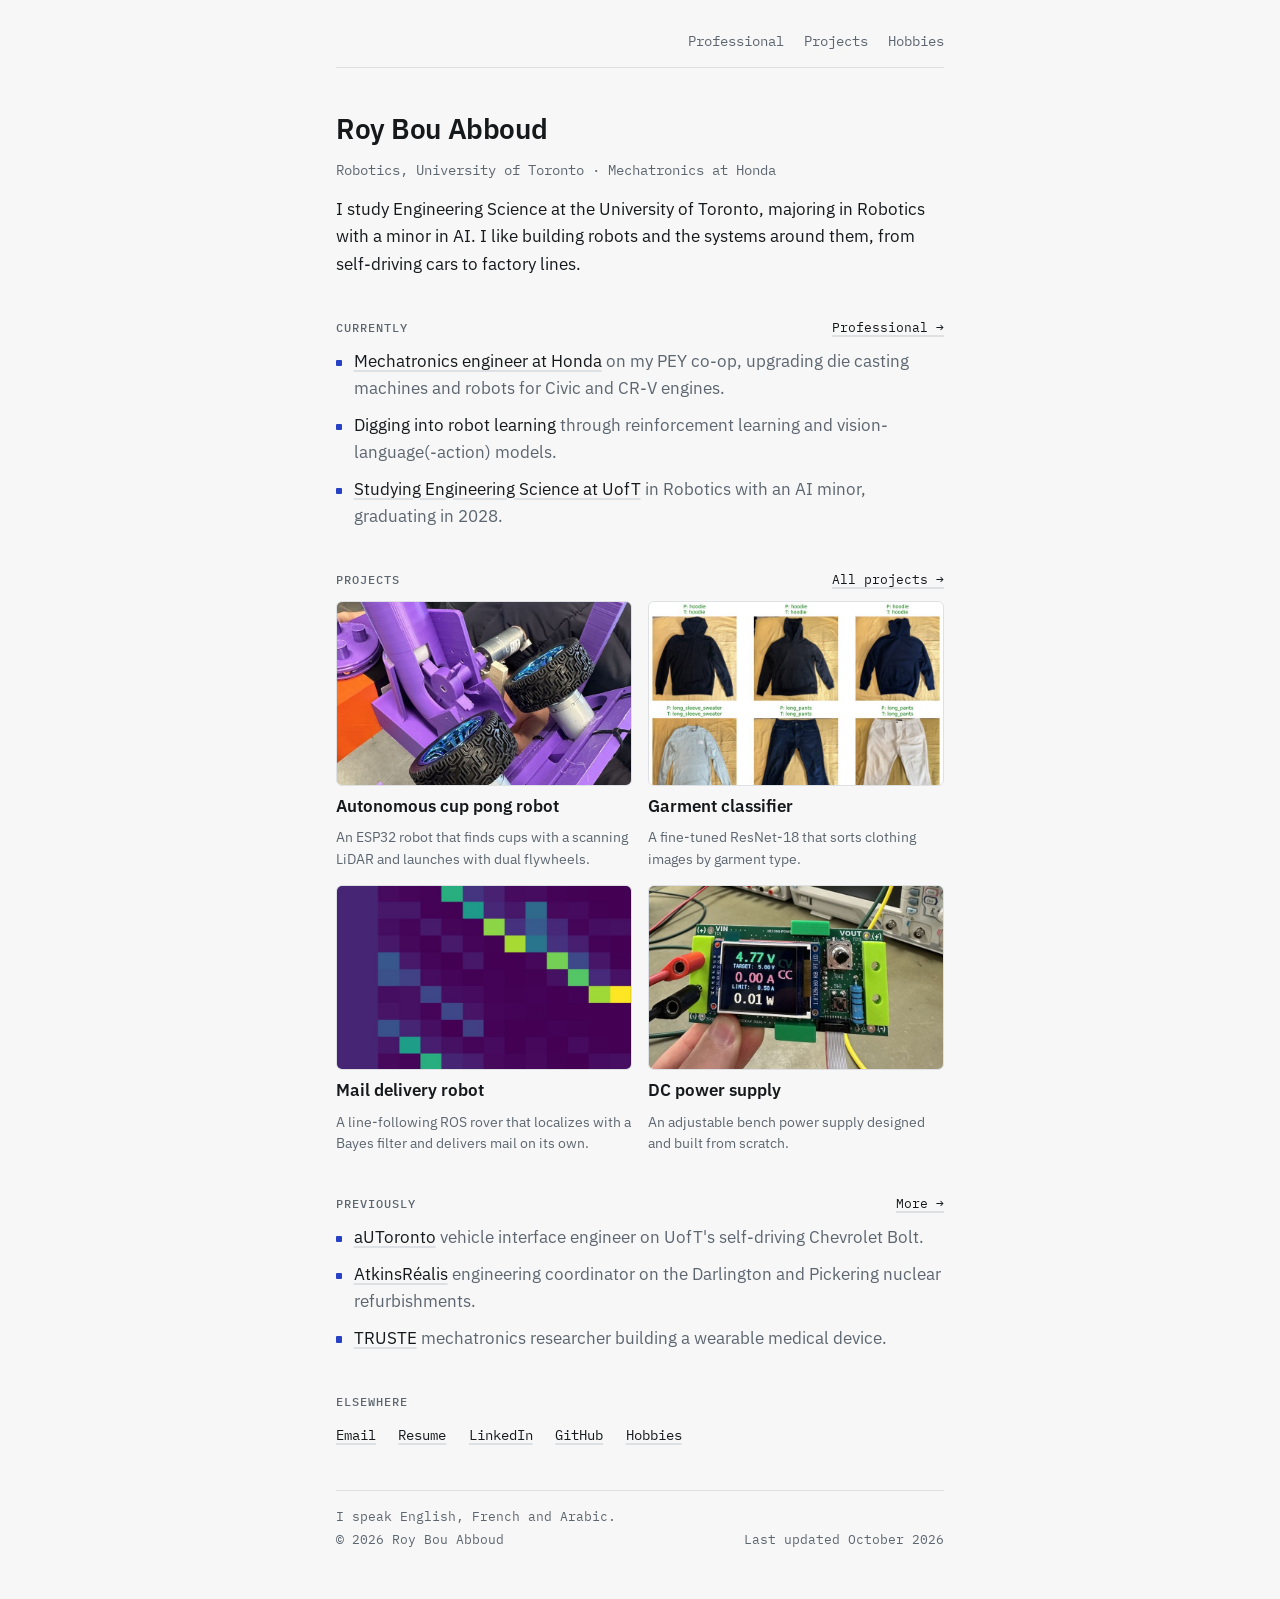
<file: index.html>
<!doctype html>
<html lang="en">
<head>
<meta charset="utf-8">
<meta name="viewport" content="width=device-width, initial-scale=1, viewport-fit=cover">
<title>Roy Bou Abboud</title>
<meta name="claude:viewport-fit-sides" content="cover">
<meta name="description" content="Roy Bou Abboud. Robotics engineering student at the University of Toronto, currently a mechatronics engineer at Honda.">
<meta property="og:title" content="Roy Bou Abboud">
<meta property="og:description" content="Roy Bou Abboud. Robotics engineering student at the University of Toronto, currently a mechatronics engineer at Honda.">
<meta property="og:url" content="https://roybouabboud.com/">
<meta property="og:type" content="website">
<meta property="og:image" content="https://roybouabboud.com/media/share.jpg">
<meta property="og:image:width" content="1200">
<meta property="og:image:height" content="627">
<meta name="twitter:card" content="summary_large_image">
<link rel="icon" type="image/png" href="favicon.png?v=2">
<link rel="apple-touch-icon" href="apple-touch-icon.png">
<link rel="preconnect" href="https://fonts.googleapis.com">
<link rel="preconnect" href="https://fonts.gstatic.com" crossorigin>
<link rel="stylesheet" href="https://fonts.googleapis.com/css2?family=IBM+Plex+Mono:wght@400;500&family=IBM+Plex+Sans:wght@400;500;600&display=swap">
<link rel="stylesheet" href="style.css?v=10">
</head>
<body>
<main>
  <nav class="nav" aria-label="Site">
    <a href="/professional">Professional</a>
    <a href="/projects">Projects</a>
    <a href="/hobbies">Hobbies</a>
  </nav>
  <header>
    <h1>Roy Bou Abboud</h1>
    <p class="lede">Robotics, University of Toronto · Mechatronics at Honda</p>
    <p>I study Engineering Science at the University of Toronto, majoring in Robotics with a minor in AI. I like building robots and the systems around them, from self-driving cars to factory lines.</p>
  </header>

  <section aria-labelledby="currently">
    <div class="section-head"><h2 id="currently">Currently</h2><a class="more" href="/professional">Professional →</a></div>
    <ul class="bullets">
      <li><a href="/professional#honda">Mechatronics engineer at Honda</a> <span class="sub">on my PEY co-op, upgrading die casting machines and robots for Civic and CR-V engines.</span></li>
      <li><span class="lead">Digging into robot learning</span> <span class="sub">through reinforcement learning and vision-language(-action) models.</span></li>
      <li><a href="/professional#education">Studying Engineering Science at UofT</a> <span class="sub">in Robotics with an AI minor, graduating in 2028.</span></li>
    </ul>
  </section>

  <section aria-labelledby="projects">
    <div class="section-head"><h2 id="projects">Projects</h2><a class="more" href="/projects">All projects →</a></div>
    <div class="cards">
      <a class="card" href="/projects#cup-pong">
        <div class="media"><img src="media/cup-pong-card.jpg" alt="The cup pong robot: purple 3D-printed frame with a launch tube and twin flywheels" loading="lazy"></div>
        <h3>Autonomous cup pong robot</h3>
        <p>An ESP32 robot that finds cups with a scanning LiDAR and launches with dual flywheels.</p>
      </a>
      <a class="card" href="/projects#garment-classifier">
        <div class="media"><img src="media/garment-card.jpg" alt="Clothing photos labelled by the classifier: hoodies, sweaters and pants" loading="lazy"></div>
        <h3>Garment classifier</h3>
        <p>A fine-tuned ResNet-18 that sorts clothing images by garment type.</p>
      </a>
      <a class="card" href="/projects#mail-robot">
        <div class="media"><img src="media/mail-robot-card.jpg" alt="Heatmap of the robot's location belief sharpening over time" loading="lazy"></div>
        <h3>Mail delivery robot</h3>
        <p>A line-following ROS rover that localizes with a Bayes filter and delivers mail on its own.</p>
      </a>
      <a class="card" href="/projects#power-supply">
        <div class="media"><img src="media/power-supply-card.jpg" alt="The power supply board on a lab bench, its screen reading 4.77 V" loading="lazy"></div>
        <h3>DC power supply</h3>
        <p>An adjustable bench power supply designed and built from scratch.</p>
      </a>
    </div>
  </section>

  <section aria-labelledby="previously">
    <div class="section-head"><h2 id="previously">Previously</h2><a class="more" href="/professional#previously">More →</a></div>
    <ul class="bullets">
      <li><a href="/professional#autoronto">aUToronto</a> <span class="sub">vehicle interface engineer on UofT's self-driving Chevrolet Bolt.</span></li>
      <li><a href="/professional#atkinsrealis">AtkinsRéalis</a> <span class="sub">engineering coordinator on the Darlington and Pickering nuclear refurbishments.</span></li>
      <li><a href="/professional#truste">TRUSTE</a> <span class="sub">mechatronics researcher building a wearable medical device.</span></li>
    </ul>
  </section>

  <section aria-labelledby="contact">
    <h2 id="contact">Elsewhere</h2>
    <div class="links">
      <a href="mailto:roy.bouabboud@gmail.com">Email</a>
      <a href="resume.pdf">Resume</a>
      <a href="https://www.linkedin.com/in/roybouabboud/">LinkedIn</a>
      <a href="https://github.com/roybouabboud">GitHub</a>
      <a href="/hobbies">Hobbies</a>
    </div>
  </section>
  <footer>
    <p>I speak English, French and Arabic.</p>
    <div class="foot-row"><span>© 2026 Roy Bou Abboud</span><span>Last updated October 2026</span></div>
  </footer>
</main>
<script src="lightbox.js?v=1" defer></script>
</body>
</html>
</file>
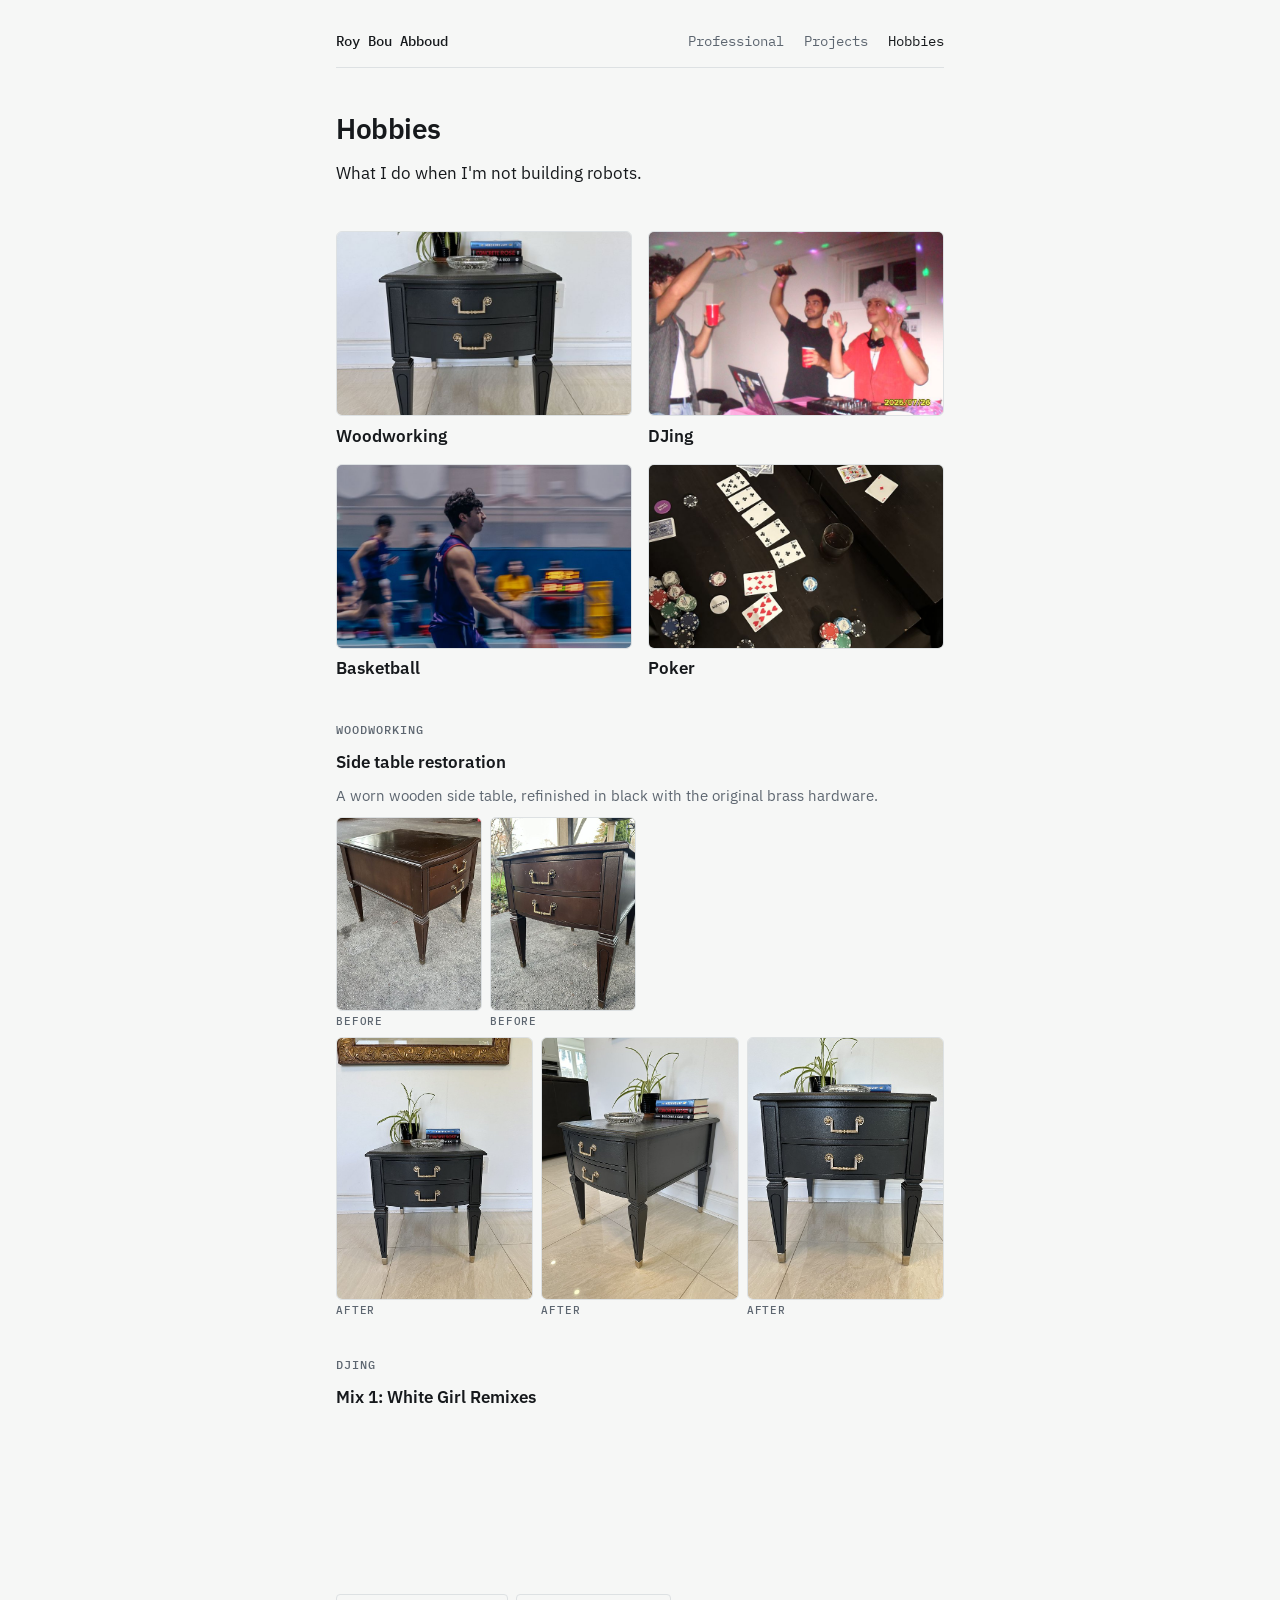
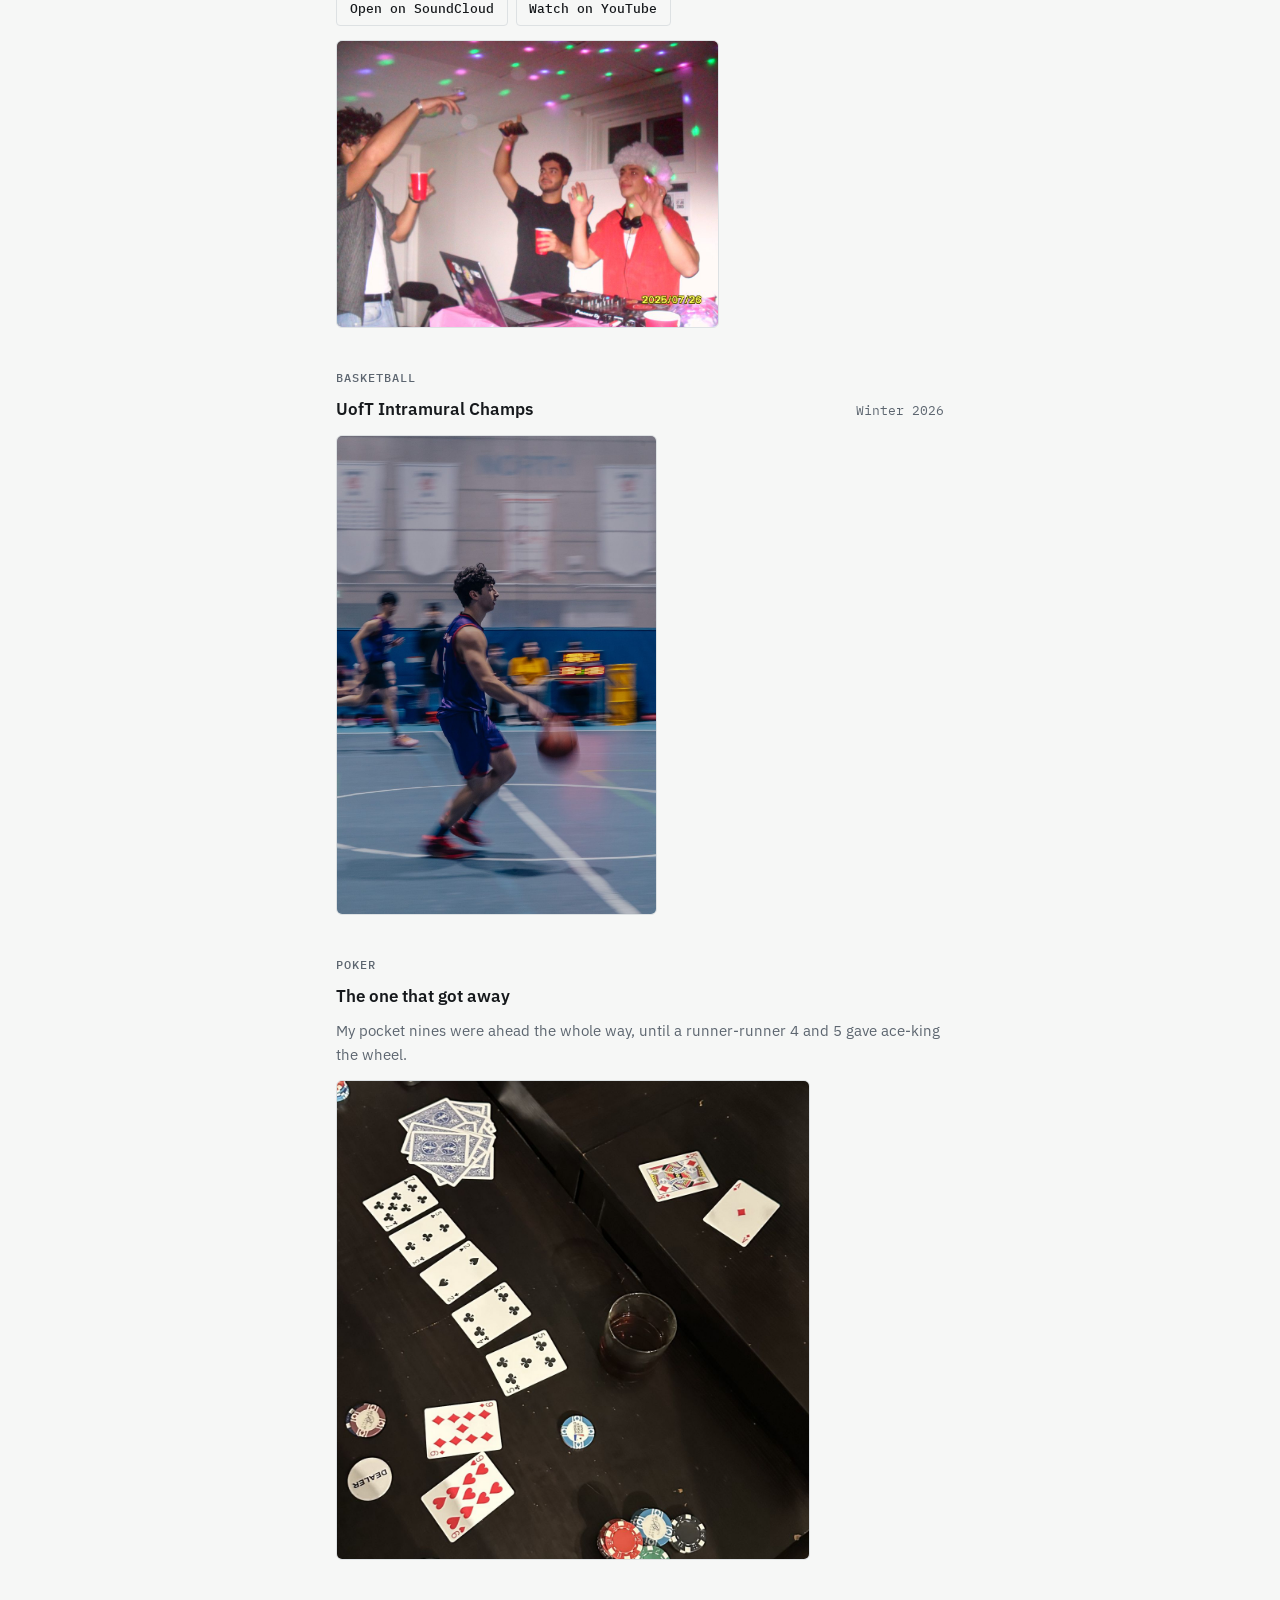
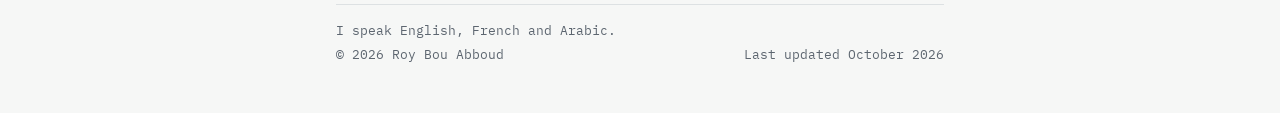
<file: hobbies.html>
<!doctype html>
<html lang="en">
<head>
<meta charset="utf-8">
<meta name="viewport" content="width=device-width, initial-scale=1, viewport-fit=cover">
<title>Hobbies · Roy Bou Abboud</title>
<meta name="claude:viewport-fit-sides" content="cover">
<meta name="description" content="Roy Bou Abboud. Robotics engineering student at the University of Toronto, currently a mechatronics engineer at Honda.">
<meta property="og:title" content="Hobbies · Roy Bou Abboud">
<meta property="og:description" content="Roy Bou Abboud. Robotics engineering student at the University of Toronto, currently a mechatronics engineer at Honda.">
<meta property="og:url" content="https://roybouabboud.com/hobbies">
<meta property="og:type" content="website">
<meta property="og:image" content="https://roybouabboud.com/media/share.jpg">
<meta property="og:image:width" content="1200">
<meta property="og:image:height" content="627">
<meta name="twitter:card" content="summary_large_image">
<link rel="icon" type="image/png" href="favicon.png?v=2">
<link rel="apple-touch-icon" href="apple-touch-icon.png">
<link rel="preconnect" href="https://fonts.googleapis.com">
<link rel="preconnect" href="https://fonts.gstatic.com" crossorigin>
<link rel="stylesheet" href="https://fonts.googleapis.com/css2?family=IBM+Plex+Mono:wght@400;500&family=IBM+Plex+Sans:wght@400;500;600&display=swap">
<link rel="stylesheet" href="style.css?v=10">
</head>
<body>
<main>
  <nav class="nav" aria-label="Site">
    <a class="home" href="/">Roy Bou Abboud</a>
    <a href="/professional">Professional</a>
    <a href="/projects">Projects</a>
    <a href="/hobbies" aria-current="page">Hobbies</a>
  </nav>
  <header>
    <h1>Hobbies</h1>
    <p>What I do when I'm not building robots.</p>
  </header>

  <section aria-label="Hobbies">
    <div class="cards">
      <a class="card" id="woodworking" href="#side-table">
        <div class="media"><img src="media/side-table-card.jpg" alt="Restored side table painted black with brass pulls" loading="lazy"></div>
        <h3>Woodworking</h3>
      </a>
      <a class="card" id="djing" href="#dj-mix">
        <div class="media"><img src="media/djing-card.jpg" alt="DJing at a house party behind a Pioneer controller" loading="lazy"></div>
        <h3>DJing</h3>
      </a>
      <a class="card" id="basketball" href="#intramurals">
        <div class="media"><img src="media/basketball-card.jpg" alt="Me dribbling up the court in a purple jersey" loading="lazy"></div>
        <h3>Basketball</h3>
      </a>
      <a class="card" id="poker" href="#poker-game">
        <div class="media"><img src="media/poker-card.jpg" alt="Poker table with the board and a pair of nines" loading="lazy"></div>
        <h3>Poker</h3>
      </a>
    </div>
  </section>

  <section aria-labelledby="woodworking-h">
    <h2 id="woodworking-h">Woodworking</h2>
    <div class="entries">
      <article class="entry" id="side-table">
        <div class="entry-head"><h3>Side table restoration</h3></div>
        <p class="role">A worn wooden side table, refinished in black with the original brass hardware.</p>
        <div class="strip strip-before">
          <figure><a href="media/side-table-before-1-cropped.jpg"><img src="media/side-table-before-1-cropped-sm.jpg" alt="Side table before restoration, scratched dark wood finish" loading="lazy"></a><figcaption>Before</figcaption></figure>
          <figure><a href="media/side-table-before-2.jpg"><img src="media/side-table-before-2-sm.jpg" alt="Close-up of the worn drawers before restoration" loading="lazy"></a><figcaption>Before</figcaption></figure>
        </div>
        <div class="strip strip-after">
          <figure><a href="media/side-table-after-1.jpg"><img src="media/side-table-after-1-sm.jpg" alt="Restored side table in black, front view" loading="lazy"></a><figcaption>After</figcaption></figure>
          <figure><a href="media/side-table-after-2.jpg"><img src="media/side-table-after-2-sm.jpg" alt="Restored side table, angled view" loading="lazy"></a><figcaption>After</figcaption></figure>
          <figure><a href="media/side-table-after-3.jpg"><img src="media/side-table-after-3-sm.jpg" alt="Close-up of the restored drawers and brass pulls" loading="lazy"></a><figcaption>After</figcaption></figure>
        </div>
      </article>
    </div>
  </section>
  <section aria-labelledby="djing-h">
    <h2 id="djing-h">DJing</h2>
    <div class="entries">
      <article class="entry" id="dj-mix">
        <div class="entry-head"><h3>Mix 1: White Girl Remixes</h3></div>
        <iframe class="soundcloud" title="Mix 1: White Girl Remixes on SoundCloud" loading="lazy" allow="autoplay" src="https://w.soundcloud.com/player/?url=https%3A//soundcloud.com/roy_theboy/mix-1-white-girl-remixes&amp;color=%232741c4&amp;auto_play=false&amp;hide_related=true&amp;show_comments=false&amp;show_user=true&amp;show_reposts=false&amp;show_teaser=false"></iframe>
        <div class="buttons"><a class="button" href="https://soundcloud.com/roy_theboy/mix-1-white-girl-remixes">Open on SoundCloud</a><a class="button" href="https://youtu.be/KWbg333oqZs">Watch on YouTube</a></div>
        <figure class="figure compact"><a href="media/djing-1.jpg"><img src="media/djing-1.jpg" alt="Me on the decks at a house party, with friends dancing under disco lights" loading="lazy"></a></figure>
      </article>
    </div>
  </section>

  <section aria-labelledby="basketball-h">
    <h2 id="basketball-h">Basketball</h2>
    <div class="entries">
      <article class="entry" id="intramurals">
        <div class="entry-head"><h3>UofT Intramural Champs</h3><span class="when">Winter 2026</span></div>
        <figure class="figure large"><a href="media/basketball-1.jpg"><img src="media/basketball-1.jpg" alt="Me dribbling up the court in a purple jersey during an intramural game" loading="lazy"></a></figure>
      </article>
    </div>
  </section>

  <section aria-labelledby="poker-h">
    <h2 id="poker-h">Poker</h2>
    <div class="entries">
      <article class="entry" id="poker-game">
        <div class="entry-head"><h3>The one that got away</h3></div>
        <p class="role">My pocket nines were ahead the whole way, until a runner-runner 4 and 5 gave ace-king the wheel.</p>
        <figure class="figure large"><a href="media/poker-1.jpg"><img src="media/poker-1.jpg" alt="Home poker game: board of 7, 3, 2, 4 and 5, with pocket nines against ace-king of diamonds" loading="lazy"></a></figure>
      </article>
    </div>
  </section>

  <footer>
    <p>I speak English, French and Arabic.</p>
    <div class="foot-row"><span>© 2026 Roy Bou Abboud</span><span>Last updated October 2026</span></div>
  </footer>
</main>
<script src="lightbox.js?v=1" defer></script>
</body>
</html>
</file>
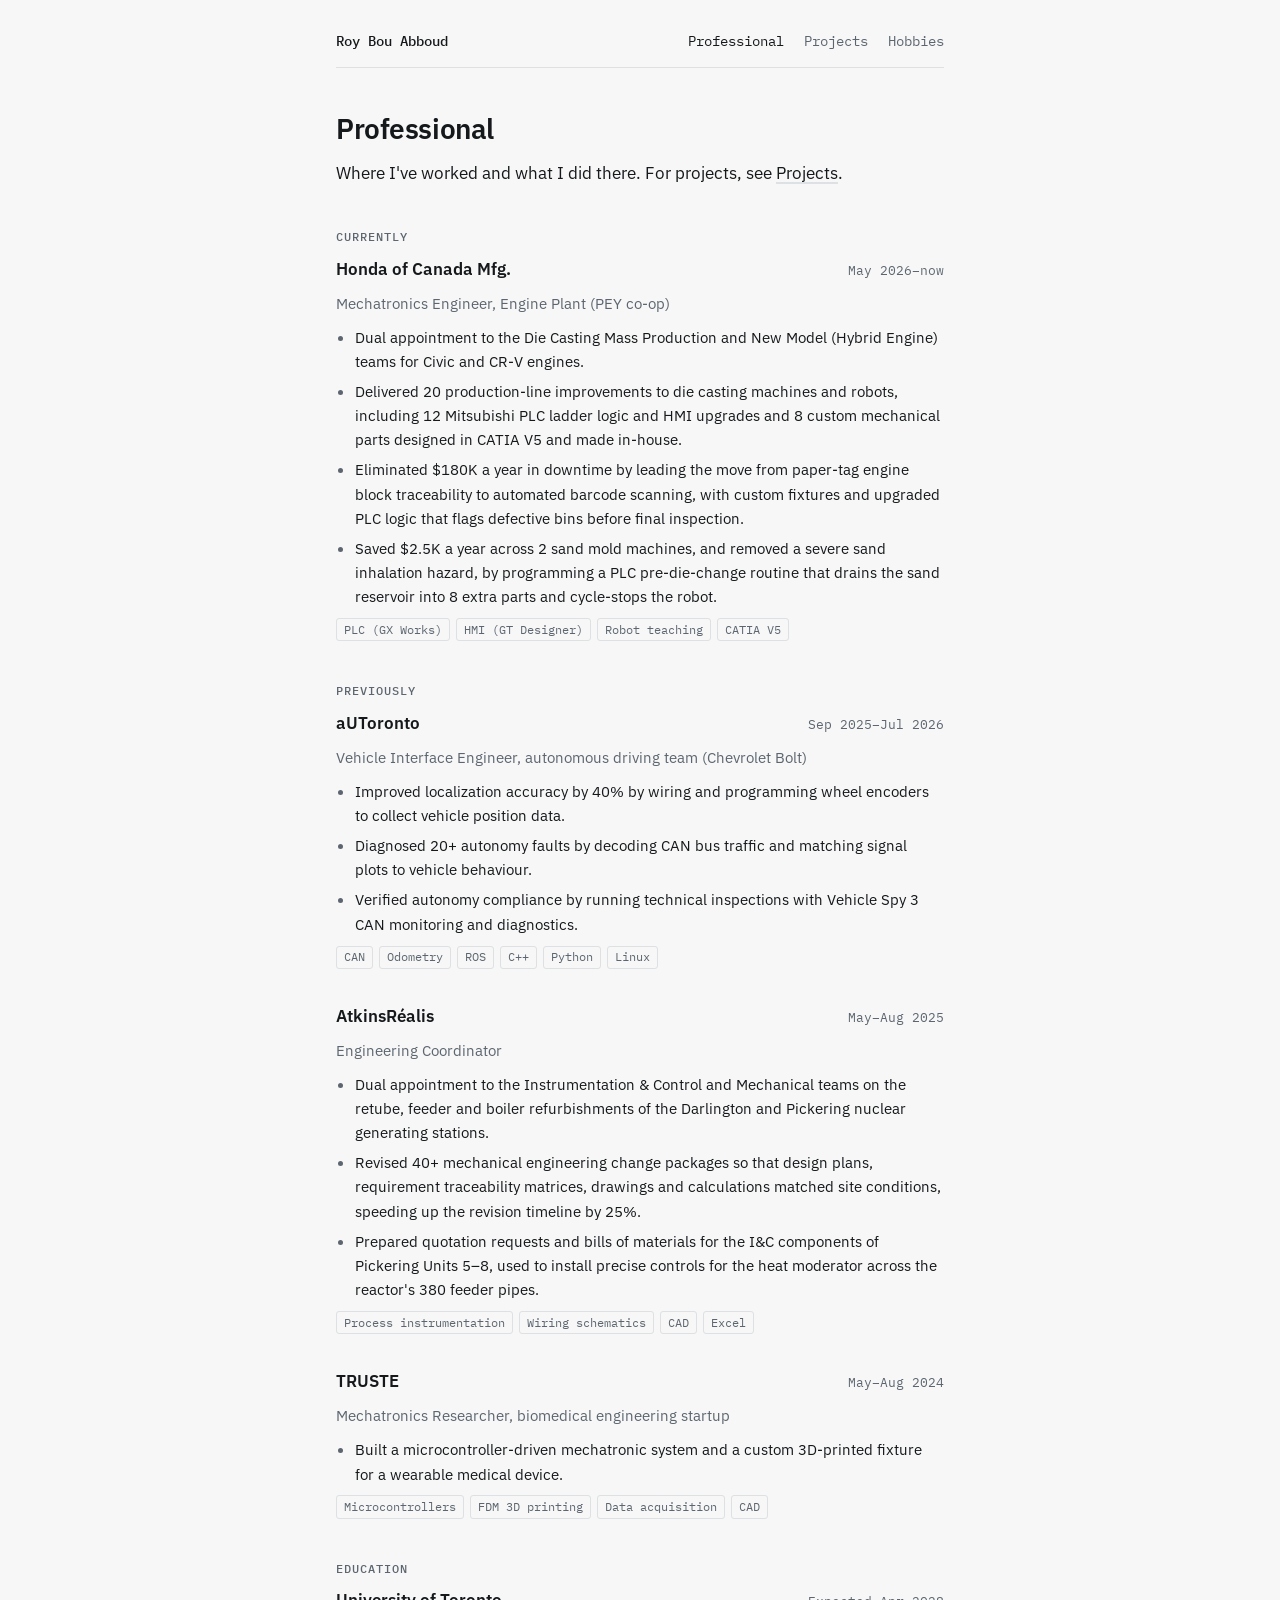
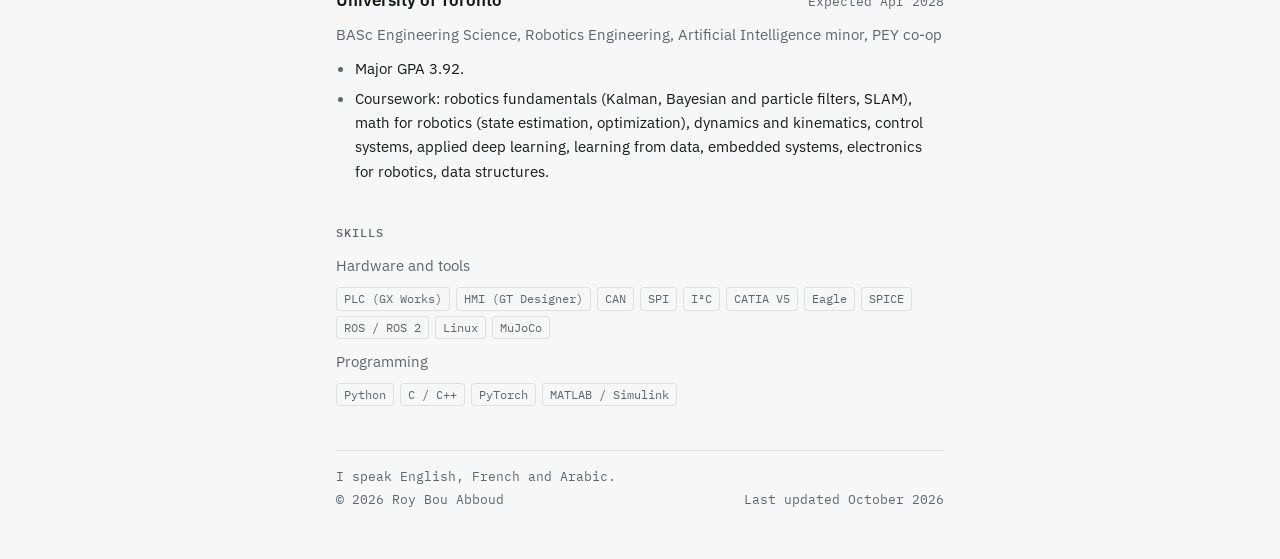
<file: professional.html>
<!doctype html>
<html lang="en">
<head>
<meta charset="utf-8">
<meta name="viewport" content="width=device-width, initial-scale=1, viewport-fit=cover">
<title>Professional · Roy Bou Abboud</title>
<meta name="claude:viewport-fit-sides" content="cover">
<meta name="description" content="Roy Bou Abboud. Robotics engineering student at the University of Toronto, currently a mechatronics engineer at Honda.">
<meta property="og:title" content="Professional · Roy Bou Abboud">
<meta property="og:description" content="Roy Bou Abboud. Robotics engineering student at the University of Toronto, currently a mechatronics engineer at Honda.">
<meta property="og:url" content="https://roybouabboud.com/professional">
<meta property="og:type" content="website">
<meta property="og:image" content="https://roybouabboud.com/media/share.jpg">
<meta property="og:image:width" content="1200">
<meta property="og:image:height" content="627">
<meta name="twitter:card" content="summary_large_image">
<link rel="icon" type="image/png" href="favicon.png?v=2">
<link rel="apple-touch-icon" href="apple-touch-icon.png">
<link rel="preconnect" href="https://fonts.googleapis.com">
<link rel="preconnect" href="https://fonts.gstatic.com" crossorigin>
<link rel="stylesheet" href="https://fonts.googleapis.com/css2?family=IBM+Plex+Mono:wght@400;500&family=IBM+Plex+Sans:wght@400;500;600&display=swap">
<link rel="stylesheet" href="style.css?v=10">
</head>
<body>
<main>
  <nav class="nav" aria-label="Site">
    <a class="home" href="/">Roy Bou Abboud</a>
    <a href="/professional" aria-current="page">Professional</a>
    <a href="/projects">Projects</a>
    <a href="/hobbies">Hobbies</a>
  </nav>
  <header>
    <h1>Professional</h1>
    <p>Where I've worked and what I did there. For projects, see <a href="/projects">Projects</a>.</p>
  </header>

  <section aria-labelledby="currently">
    <h2 id="currently">Currently</h2>
    <div class="entries">
      <article class="entry" id="honda">
        <div class="entry-head"><h3>Honda of Canada Mfg.</h3><span class="when">May 2026–now</span></div>
        <p class="role">Mechatronics Engineer, Engine Plant (PEY co-op)</p>
        <ul>
          <li>Dual appointment to the Die Casting Mass Production and New Model (Hybrid Engine) teams for Civic and CR-V engines.</li>
          <li>Delivered 20 production-line improvements to die casting machines and robots, including 12 Mitsubishi PLC ladder logic and HMI upgrades and 8 custom mechanical parts designed in CATIA V5 and made in-house.</li>
          <li>Eliminated $180K a year in downtime by leading the move from paper-tag engine block traceability to automated barcode scanning, with custom fixtures and upgraded PLC logic that flags defective bins before final inspection.</li>
          <li>Saved $2.5K a year across 2 sand mold machines, and removed a severe sand inhalation hazard, by programming a PLC pre-die-change routine that drains the sand reservoir into 8 extra parts and cycle-stops the robot.</li>
        </ul>
        <ul class="tags"><li>PLC (GX Works)</li><li>HMI (GT Designer)</li><li>Robot teaching</li><li>CATIA V5</li></ul>
      </article>
    </div>
  </section>

  <section aria-labelledby="previously">
    <h2 id="previously">Previously</h2>
    <div class="entries">
      <article class="entry" id="autoronto">
        <div class="entry-head"><h3>aUToronto</h3><span class="when">Sep 2025–Jul 2026</span></div>
        <p class="role">Vehicle Interface Engineer, autonomous driving team (Chevrolet Bolt)</p>
        <ul>
          <li>Improved localization accuracy by 40% by wiring and programming wheel encoders to collect vehicle position data.</li>
          <li>Diagnosed 20+ autonomy faults by decoding CAN bus traffic and matching signal plots to vehicle behaviour.</li>
          <li>Verified autonomy compliance by running technical inspections with Vehicle Spy 3 CAN monitoring and diagnostics.</li>
        </ul>
        <ul class="tags"><li>CAN</li><li>Odometry</li><li>ROS</li><li>C++</li><li>Python</li><li>Linux</li></ul>
      </article>
      <article class="entry" id="atkinsrealis">
        <div class="entry-head"><h3>AtkinsRéalis</h3><span class="when">May–Aug 2025</span></div>
        <p class="role">Engineering Coordinator</p>
        <ul>
          <li>Dual appointment to the Instrumentation &amp; Control and Mechanical teams on the retube, feeder and boiler refurbishments of the Darlington and Pickering nuclear generating stations.</li>
          <li>Revised 40+ mechanical engineering change packages so that design plans, requirement traceability matrices, drawings and calculations matched site conditions, speeding up the revision timeline by 25%.</li>
          <li>Prepared quotation requests and bills of materials for the I&amp;C components of Pickering Units 5–8, used to install precise controls for the heat moderator across the reactor's 380 feeder pipes.</li>
        </ul>
        <ul class="tags"><li>Process instrumentation</li><li>Wiring schematics</li><li>CAD</li><li>Excel</li></ul>
      </article>
      <article class="entry" id="truste">
        <div class="entry-head"><h3>TRUSTE</h3><span class="when">May–Aug 2024</span></div>
        <p class="role">Mechatronics Researcher, biomedical engineering startup</p>
        <ul>
          <li>Built a microcontroller-driven mechatronic system and a custom 3D-printed fixture for a wearable medical device.</li>
        </ul>
        <ul class="tags"><li>Microcontrollers</li><li>FDM 3D printing</li><li>Data acquisition</li><li>CAD</li></ul>
      </article>
    </div>
  </section>

  <section aria-labelledby="education">
    <h2 id="education">Education</h2>
    <div class="entries">
      <article class="entry">
        <div class="entry-head"><h3>University of Toronto</h3><span class="when">Expected Apr 2028</span></div>
        <p class="role">BASc Engineering Science, Robotics Engineering, Artificial Intelligence minor, PEY co-op</p>
        <ul>
          <li>Major GPA 3.92.</li>
          <li>Coursework: robotics fundamentals (Kalman, Bayesian and particle filters, SLAM), math for robotics (state estimation, optimization), dynamics and kinematics, control systems, applied deep learning, learning from data, embedded systems, electronics for robotics, data structures.</li>
        </ul>
      </article>
    </div>
  </section>

  <section aria-labelledby="skills">
    <h2 id="skills">Skills</h2>
    <div class="entries">
      <article class="entry">
        <p class="role">Hardware and tools</p>
        <ul class="tags"><li>PLC (GX Works)</li><li>HMI (GT Designer)</li><li>CAN</li><li>SPI</li><li>I²C</li><li>CATIA V5</li><li>Eagle</li><li>SPICE</li><li>ROS / ROS 2</li><li>Linux</li><li>MuJoCo</li></ul>
        <p class="role">Programming</p>
        <ul class="tags"><li>Python</li><li>C / C++</li><li>PyTorch</li><li>MATLAB / Simulink</li></ul>
      </article>
    </div>
  </section>
  <footer>
    <p>I speak English, French and Arabic.</p>
    <div class="foot-row"><span>© 2026 Roy Bou Abboud</span><span>Last updated October 2026</span></div>
  </footer>
</main>
<script src="lightbox.js?v=1" defer></script>
</body>
</html>
</file>
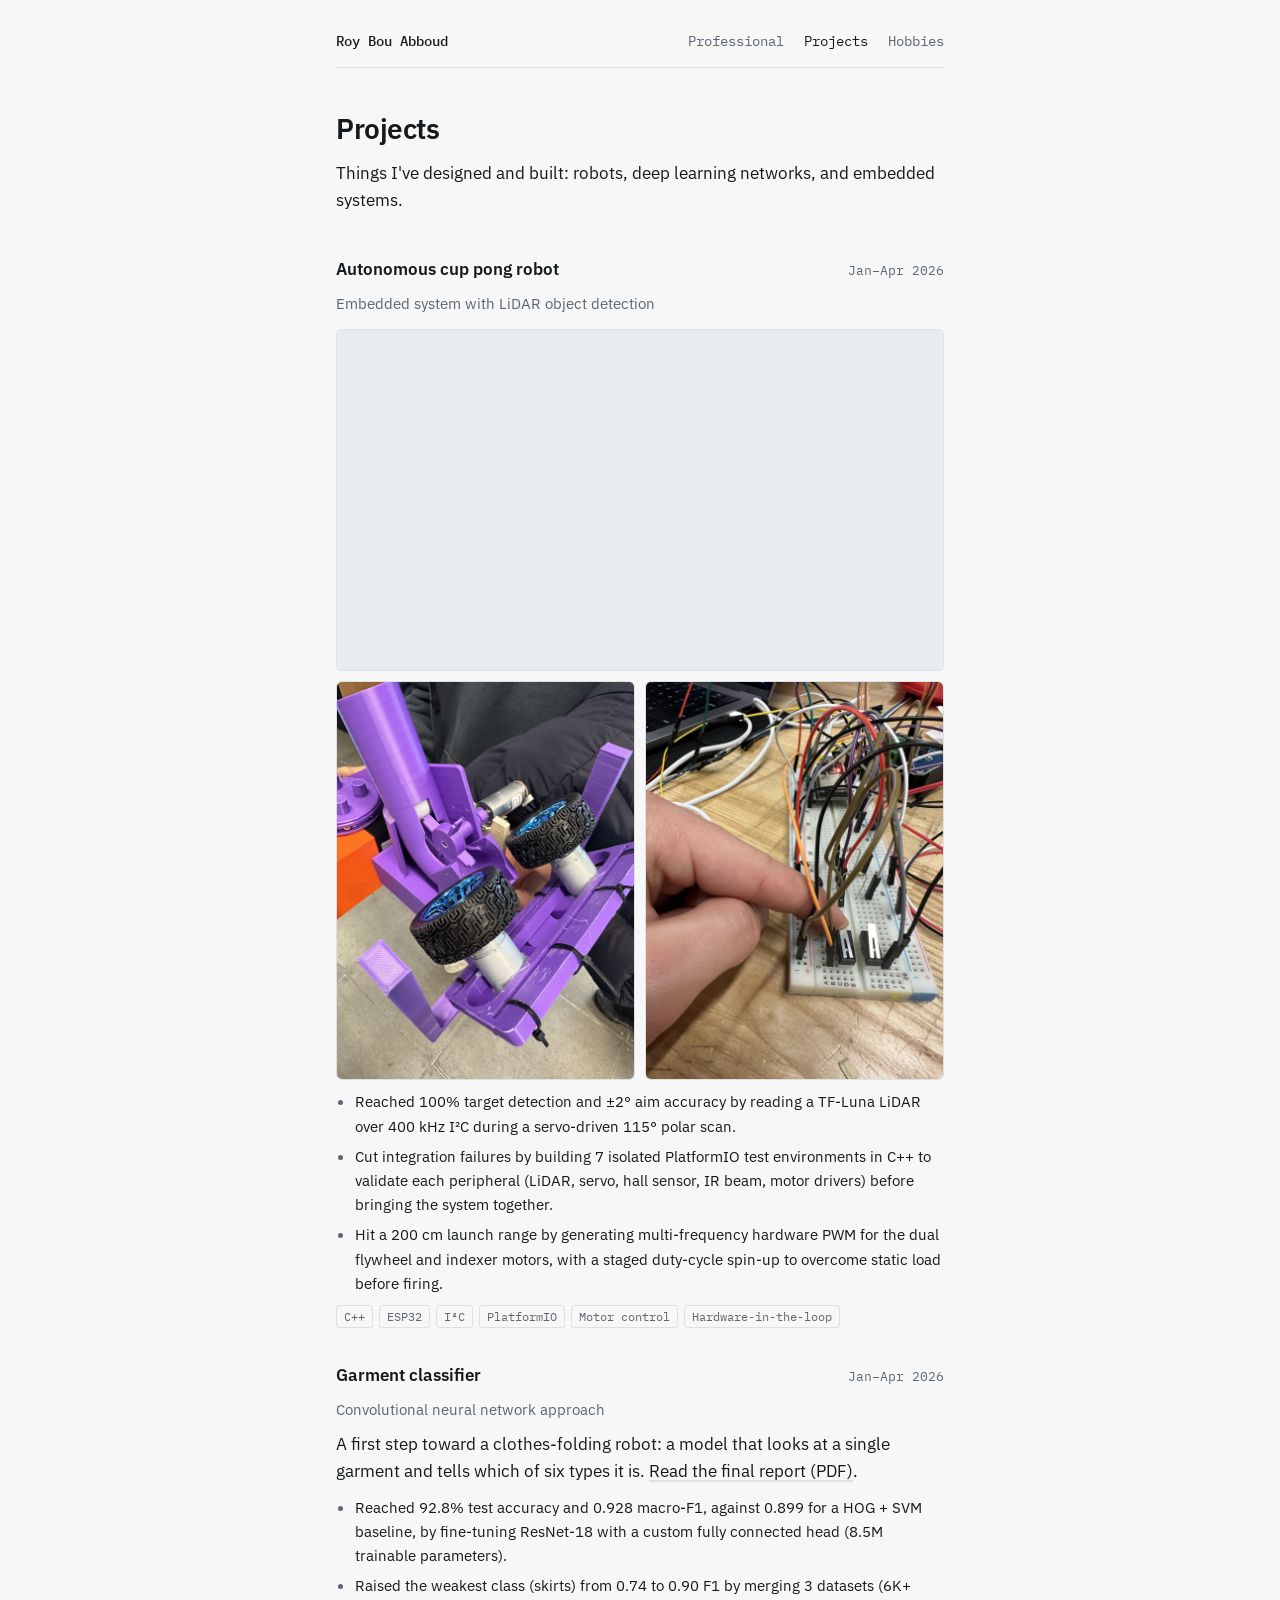
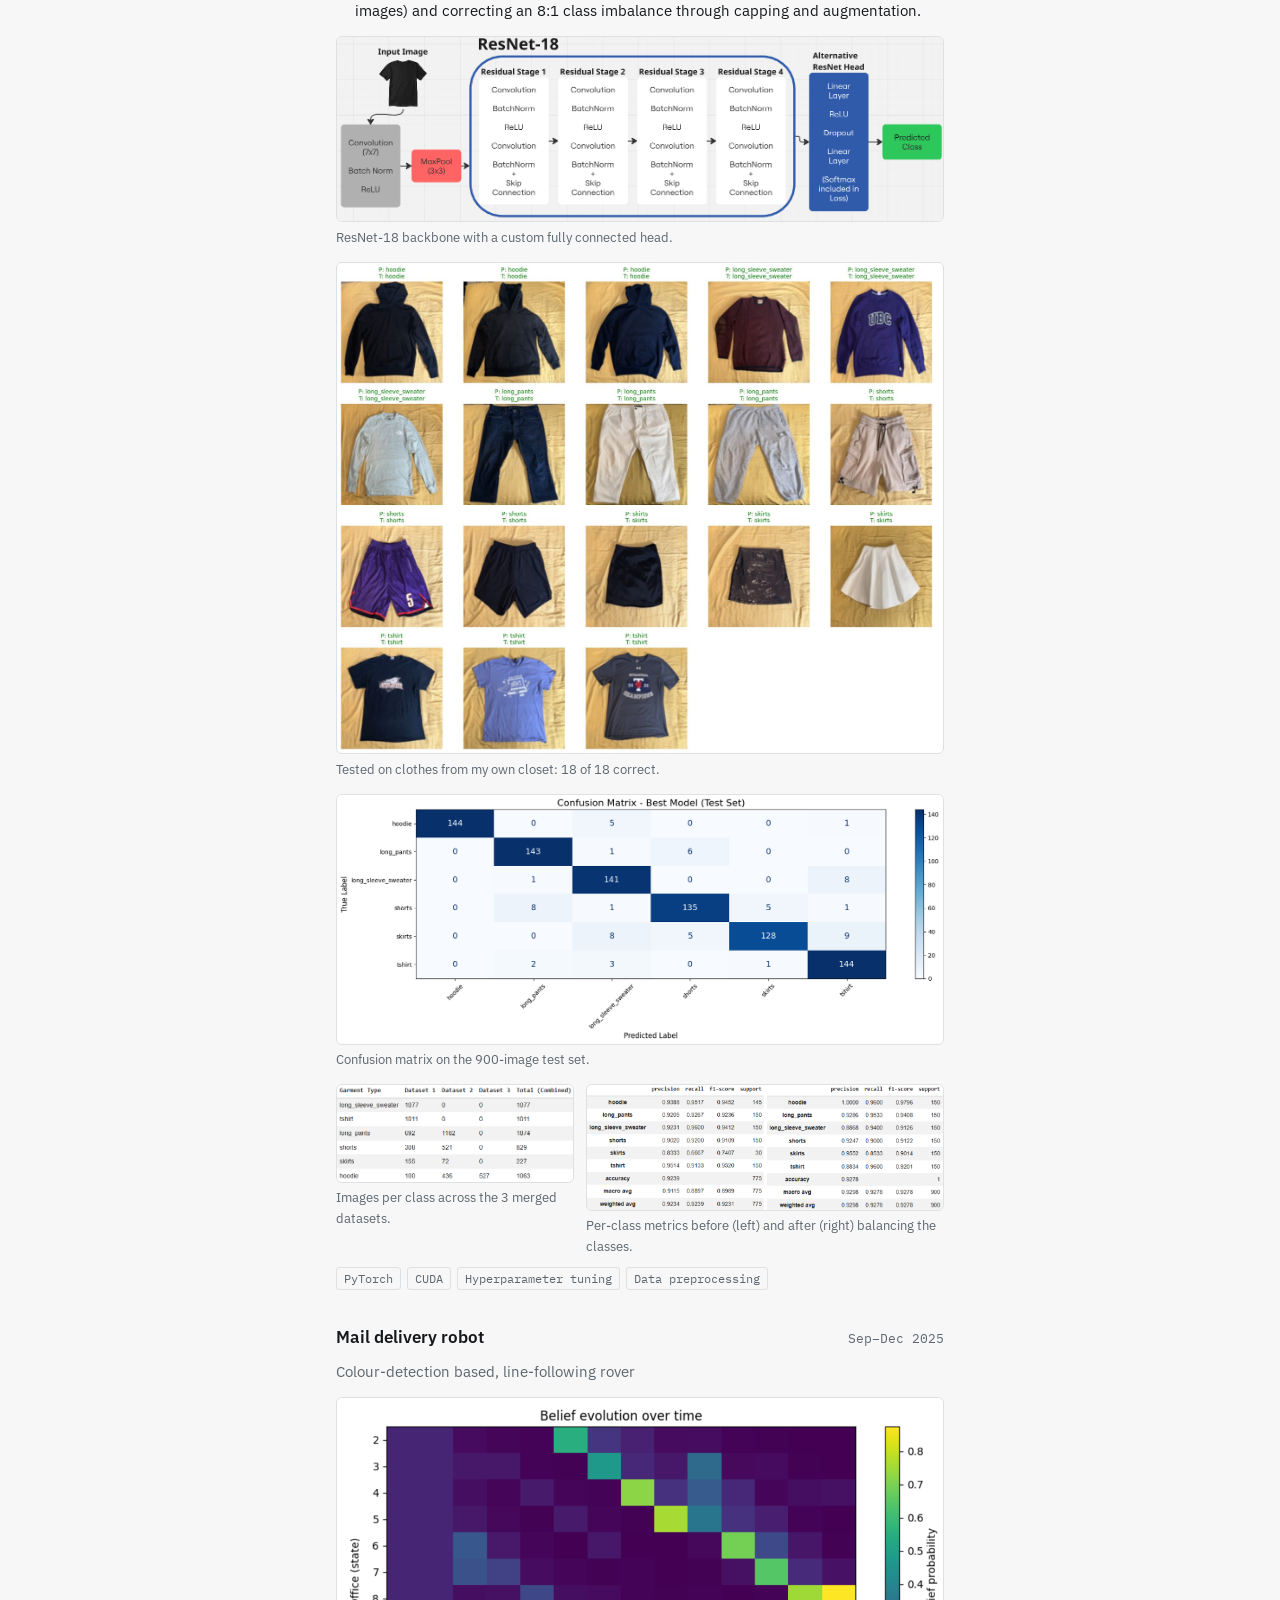
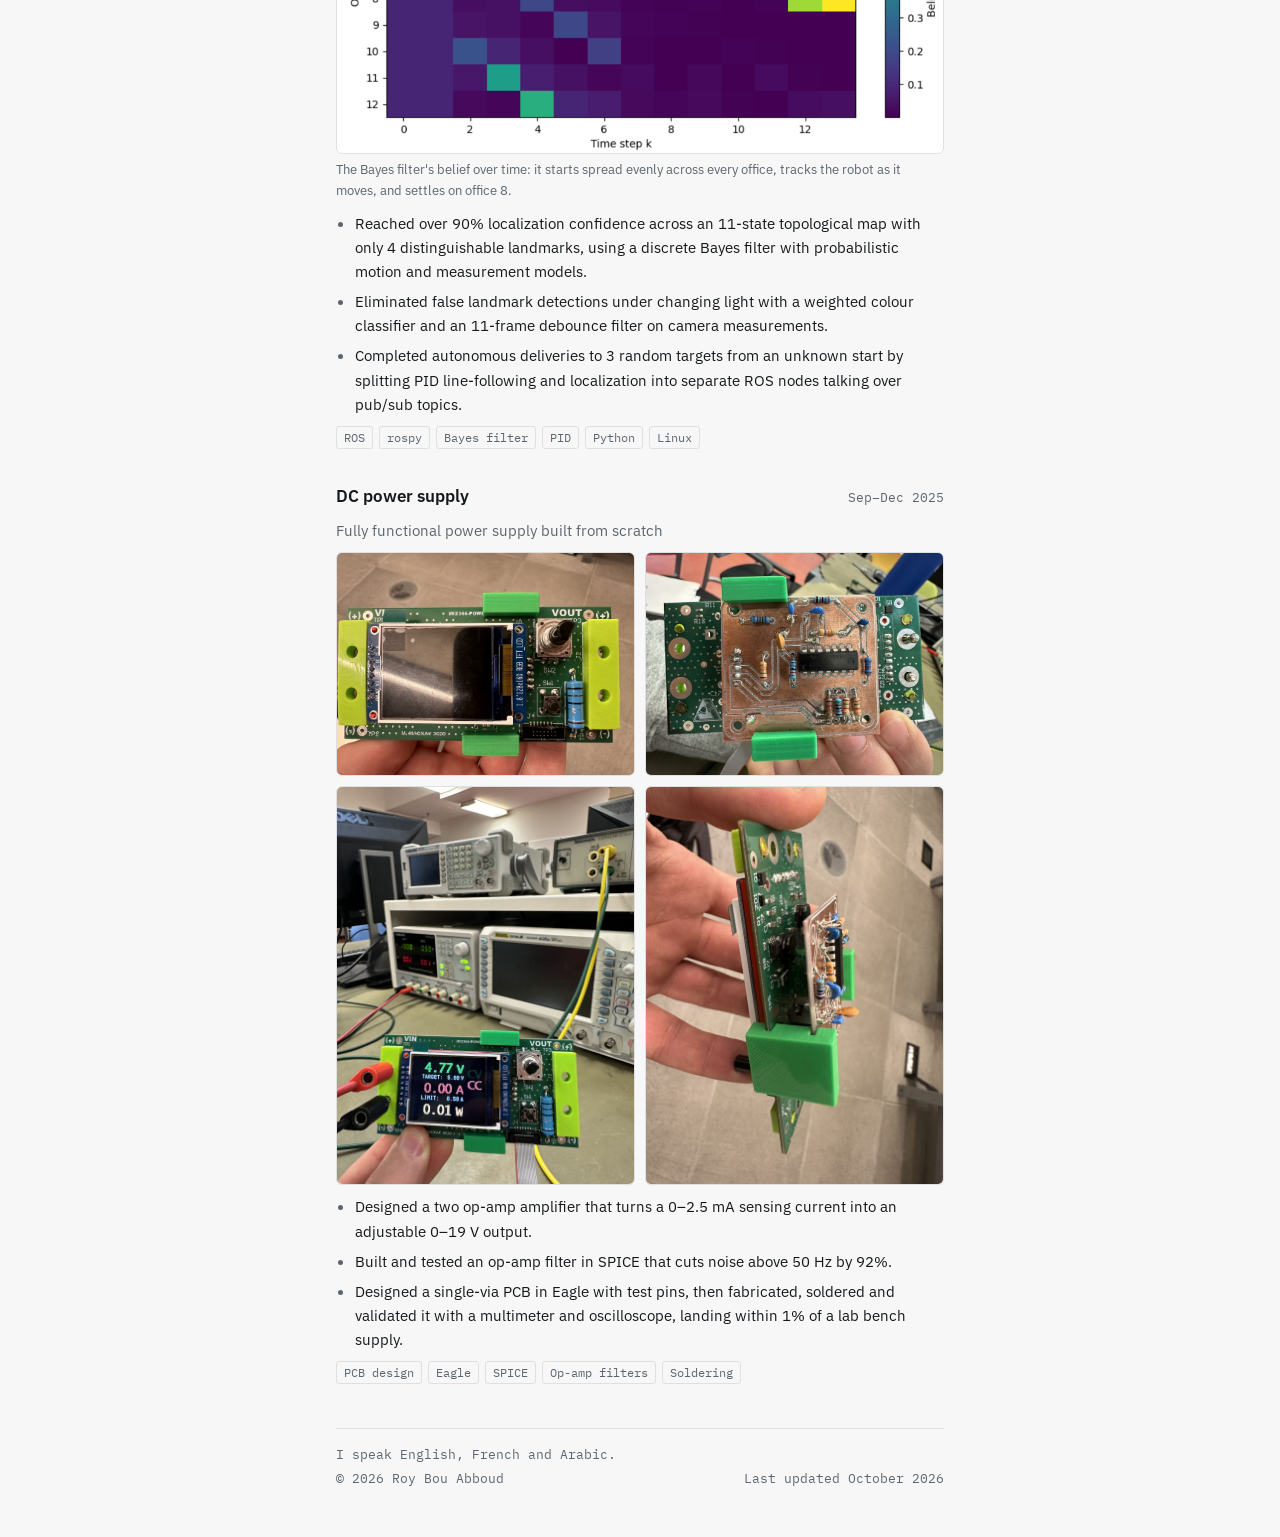
<file: projects.html>
<!doctype html>
<html lang="en">
<head>
<meta charset="utf-8">
<meta name="viewport" content="width=device-width, initial-scale=1, viewport-fit=cover">
<title>Projects · Roy Bou Abboud</title>
<meta name="claude:viewport-fit-sides" content="cover">
<meta name="description" content="Roy Bou Abboud. Robotics engineering student at the University of Toronto, currently a mechatronics engineer at Honda.">
<meta property="og:title" content="Projects · Roy Bou Abboud">
<meta property="og:description" content="Roy Bou Abboud. Robotics engineering student at the University of Toronto, currently a mechatronics engineer at Honda.">
<meta property="og:url" content="https://roybouabboud.com/projects">
<meta property="og:type" content="website">
<meta property="og:image" content="https://roybouabboud.com/media/share.jpg">
<meta property="og:image:width" content="1200">
<meta property="og:image:height" content="627">
<meta name="twitter:card" content="summary_large_image">
<link rel="icon" type="image/png" href="favicon.png?v=2">
<link rel="apple-touch-icon" href="apple-touch-icon.png">
<link rel="preconnect" href="https://fonts.googleapis.com">
<link rel="preconnect" href="https://fonts.gstatic.com" crossorigin>
<link rel="stylesheet" href="https://fonts.googleapis.com/css2?family=IBM+Plex+Mono:wght@400;500&family=IBM+Plex+Sans:wght@400;500;600&display=swap">
<link rel="stylesheet" href="style.css?v=10">
</head>
<body>
<main>
  <nav class="nav" aria-label="Site">
    <a class="home" href="/">Roy Bou Abboud</a>
    <a href="/professional">Professional</a>
    <a href="/projects" aria-current="page">Projects</a>
    <a href="/hobbies">Hobbies</a>
  </nav>
  <header>
    <h1>Projects</h1>
    <p>Things I've designed and built: robots, deep learning networks, and embedded systems.</p>
  </header>

  <section aria-label="Projects">
    <div class="entries">
      <article class="entry" id="cup-pong">
        <div class="entry-head"><h3>Autonomous cup pong robot</h3><span class="when">Jan–Apr 2026</span></div>
        <p class="role">Embedded system with LiDAR object detection</p>
        <div class="video"><iframe src="https://www.youtube-nocookie.com/embed/Q0vxaehKVus" title="Autonomous cup pong robot demo" loading="lazy" allow="accelerometer; encrypted-media; gyroscope; picture-in-picture; fullscreen" allowfullscreen></iframe></div>
        <div class="gallery">
          <img src="media/cup-pong-1.jpg" alt="The robot's purple 3D-printed frame, launch tube and twin flywheel motors" loading="lazy">
          <img src="media/cup-pong-2.jpg" alt="Breadboard wiring for the ESP32, LiDAR and motor drivers" loading="lazy">
        </div>
        <ul>
          <li>Reached 100% target detection and ±2° aim accuracy by reading a TF-Luna LiDAR over 400 kHz I²C during a servo-driven 115° polar scan.</li>
          <li>Cut integration failures by building 7 isolated PlatformIO test environments in C++ to validate each peripheral (LiDAR, servo, hall sensor, IR beam, motor drivers) before bringing the system together.</li>
          <li>Hit a 200 cm launch range by generating multi-frequency hardware PWM for the dual flywheel and indexer motors, with a staged duty-cycle spin-up to overcome static load before firing.</li>
        </ul>
        <ul class="tags"><li>C++</li><li>ESP32</li><li>I²C</li><li>PlatformIO</li><li>Motor control</li><li>Hardware-in-the-loop</li></ul>
      </article>
      <article class="entry" id="garment-classifier">
        <div class="entry-head"><h3>Garment classifier</h3><span class="when">Jan–Apr 2026</span></div>
        <p class="role">Convolutional neural network approach</p>
        <p>A first step toward a clothes-folding robot: a model that looks at a single garment and tells which of six types it is. <a href="media/garment-classifier-report.pdf">Read the final report (PDF)</a>.</p>
        <ul>
          <li>Reached 92.8% test accuracy and 0.928 macro-F1, against 0.899 for a HOG + SVM baseline, by fine-tuning ResNet-18 with a custom fully connected head (8.5M trainable parameters).</li>
          <li>Raised the weakest class (skirts) from 0.74 to 0.90 F1 by merging 3 datasets (6K+ images) and correcting an 8:1 class imbalance through capping and augmentation.</li>
        </ul>
        <figure class="figure"><img src="media/garment-architecture.png" alt="Model diagram: input image, ResNet-18 residual stages, then a custom linear head that outputs the predicted class" loading="lazy"><figcaption>ResNet-18 backbone with a custom fully connected head.</figcaption></figure>
        <figure class="figure"><img src="media/garment-closet-test.jpg" alt="Grid of 18 clothes from my closet, each labelled with predicted and true class; all correct" loading="lazy"><figcaption>Tested on clothes from my own closet: 18 of 18 correct.</figcaption></figure>
        <figure class="figure"><img src="media/garment-confusion-matrix.png" alt="Confusion matrix on the test set across hoodie, long pants, long sleeve sweater, shorts, skirts and t-shirt" loading="lazy"><figcaption>Confusion matrix on the 900-image test set.</figcaption></figure>
        <div class="figure-row">
          <figure class="figure"><img src="media/garment-dataset.png" alt="Images per class across the three merged datasets" loading="lazy"><figcaption>Images per class across the 3 merged datasets.</figcaption></figure>
          <figure class="figure"><img src="media/garment-metrics.png" alt="Precision, recall and F1 per class before and after balancing" loading="lazy"><figcaption>Per-class metrics before (left) and after (right) balancing the classes.</figcaption></figure>
        </div>
        <ul class="tags"><li>PyTorch</li><li>CUDA</li><li>Hyperparameter tuning</li><li>Data preprocessing</li></ul>
      </article>
      <article class="entry" id="mail-robot">
        <div class="entry-head"><h3>Mail delivery robot</h3><span class="when">Sep–Dec 2025</span></div>
        <p class="role">Colour-detection based, line-following rover</p>
        <figure class="figure"><a href="media/mail-robot-belief.png"><img src="media/mail-robot-belief.png" alt="Heatmap of the robot's belief over offices 2 to 12 across 13 time steps, starting uniform and converging to office 8 with about 0.87 probability" loading="lazy"></a><figcaption>The Bayes filter's belief over time: it starts spread evenly across every office, tracks the robot as it moves, and settles on office 8.</figcaption></figure>
        <ul>
          <li>Reached over 90% localization confidence across an 11-state topological map with only 4 distinguishable landmarks, using a discrete Bayes filter with probabilistic motion and measurement models.</li>
          <li>Eliminated false landmark detections under changing light with a weighted colour classifier and an 11-frame debounce filter on camera measurements.</li>
          <li>Completed autonomous deliveries to 3 random targets from an unknown start by splitting PID line-following and localization into separate ROS nodes talking over pub/sub topics.</li>
        </ul>
        <ul class="tags"><li>ROS</li><li>rospy</li><li>Bayes filter</li><li>PID</li><li>Python</li><li>Linux</li></ul>
      </article>
      <article class="entry" id="power-supply">
        <div class="entry-head"><h3>DC power supply</h3><span class="when">Sep–Dec 2025</span></div>
        <p class="role">Fully functional power supply built from scratch</p>
        <div class="gallery landscape">
          <img src="media/power-supply-front.jpg" alt="Front of the board: LCD screen, rotary knob and button, held in 3D-printed clips" loading="lazy">
          <img src="media/power-supply-back.jpg" alt="My hand-soldered op-amp board mounted on the back of the main PCB" loading="lazy">
        </div>
        <div class="gallery">
          <img src="media/power-supply-bench.jpg" alt="The supply running on a lab bench, screen showing 4.77 V against a 5.00 V target" loading="lazy">
          <img src="media/power-supply-side.jpg" alt="Side view of the stacked boards" loading="lazy">
        </div>
        <ul>
          <li>Designed a two op-amp amplifier that turns a 0–2.5 mA sensing current into an adjustable 0–19 V output.</li>
          <li>Built and tested an op-amp filter in SPICE that cuts noise above 50 Hz by 92%.</li>
          <li>Designed a single-via PCB in Eagle with test pins, then fabricated, soldered and validated it with a multimeter and oscilloscope, landing within 1% of a lab bench supply.</li>
        </ul>
        <ul class="tags"><li>PCB design</li><li>Eagle</li><li>SPICE</li><li>Op-amp filters</li><li>Soldering</li></ul>
      </article>
    </div>
  </section>
  <footer>
    <p>I speak English, French and Arabic.</p>
    <div class="foot-row"><span>© 2026 Roy Bou Abboud</span><span>Last updated October 2026</span></div>
  </footer>
</main>
<script src="lightbox.js?v=1" defer></script>
</body>
</html>
</file>
<file: style.css>
/* Layout: one narrow left-aligned column, mono labels like a spec sheet, project cards in a 2-up grid. */
:root {
  --bg: #f6f7f6;
  --fg: #16191c;
  --muted: #5d6670;
  --rule: #dde1e3;
  --tile: #e8ebef;
  --accent: #2741c4;
  --sans: "IBM Plex Sans", system-ui, -apple-system, "Segoe UI", sans-serif;
  --mono: "IBM Plex Mono", ui-monospace, "SF Mono", Menlo, monospace;
}
@media (prefers-color-scheme: dark) {
  :root:not([data-theme="light"]) {
    --bg: #111416; --fg: #e6e9ec; --muted: #8f99a3; --rule: #262b30; --tile: #1a1e22; --accent: #8ea2ff;
    color-scheme: dark;
  }
}
:root[data-theme="dark"] {
  --bg: #111416; --fg: #e6e9ec; --muted: #8f99a3; --rule: #262b30; --tile: #1a1e22; --accent: #8ea2ff;
  color-scheme: dark;
}
* { box-sizing: border-box; }
html { -webkit-text-size-adjust: 100%; scroll-behavior: smooth; }
@media (prefers-reduced-motion: reduce) { html { scroll-behavior: auto; } }
body {
  margin: 0;
  background: var(--bg);
  color: var(--fg);
  font: 400 17px/1.6 var(--sans);
  padding-left: max(16px, env(safe-area-inset-left, 0px));
  padding-right: max(16px, env(safe-area-inset-right, 0px));
}
main {
  max-width: 38rem;
  margin: 0 auto;
  padding-block: 2rem 3rem;
  display: grid;
  gap: 2.75rem;
}
h1 { font-size: 1.75rem; font-weight: 600; letter-spacing: -0.015em; line-height: 1.2; margin: 0; text-wrap: balance; }
h2 {
  font: 500 0.75rem/1 var(--mono);
  text-transform: uppercase;
  letter-spacing: 0.08em;
  color: var(--muted);
  margin: 0 0 0.9rem;
}
h3 { font-size: 1.05rem; font-weight: 600; margin: 0; line-height: 1.35; text-wrap: balance; }
p { margin: 0; }
a { color: var(--fg); text-decoration: underline; text-decoration-color: var(--rule); text-underline-offset: 3px; text-decoration-thickness: 1.5px; }
a:hover { color: var(--accent); text-decoration-color: var(--accent); }
a:focus-visible { outline: 2px solid var(--accent); outline-offset: 2px; border-radius: 2px; }
ul { margin: 0; padding: 0; }

/* Top nav */
.nav { display: flex; flex-wrap: wrap; justify-content: flex-end; gap: 0.4rem 1.25rem; align-items: baseline; font: 400 0.85rem/1.4 var(--mono); padding-bottom: 1rem; border-bottom: 1px solid var(--rule); }
.nav a { text-decoration: none; color: var(--muted); }
.nav a:hover { color: var(--accent); }
.nav a[aria-current="page"] { color: var(--fg); }
.nav .home { color: var(--fg); font-weight: 500; margin-right: auto; }

header { display: grid; gap: 0.9rem; }
.lede { color: var(--muted); font-family: var(--mono); font-size: 0.85rem; }
.section-head { display: flex; justify-content: space-between; align-items: baseline; gap: 1rem; flex-wrap: wrap; }
.section-head h2 { margin: 0 0 0.9rem; }
.more { font: 400 0.8rem/1 var(--mono); }

/* Bullets (Currently / Previously) */
.bullets { list-style: none; display: grid; gap: 0.6rem; }
.bullets li { position: relative; padding-left: 1.1rem; }
.bullets li::before { content: ""; position: absolute; left: 0; top: 0.68em; width: 0.4rem; height: 0.4rem; background: var(--accent); border-radius: 1px; }
.bullets .sub { color: var(--muted); }

/* Project cards */
.cards { display: grid; grid-template-columns: repeat(2, minmax(0, 1fr)); gap: 1rem; }
.card { display: grid; align-content: start; gap: 0.55rem; text-decoration: none; color: var(--fg); min-width: 0; }
.card:hover h3 { color: var(--accent); }
.card p { color: var(--muted); font-size: 0.9rem; line-height: 1.5; }
.media { aspect-ratio: 16 / 10; max-width: 100%; border-radius: 6px; overflow: hidden; background: var(--tile); border: 1px solid var(--rule); }
.media img, .media video { width: 100%; height: 100%; object-fit: cover; display: block; }
/* Stand-in until a real photo or video is added: shows the project's headline spec. */
.media.stub { display: grid; place-items: center; font: 500 1.05rem/1.2 var(--mono); color: var(--muted); text-align: center; padding: 0.5rem; font-variant-numeric: tabular-nums; }
.card:hover .media { border-color: var(--accent); }
@media (max-width: 480px) { .cards { grid-template-columns: 1fr; } .gallery-3 { grid-template-columns: repeat(2, minmax(0, 1fr)); } }
.figure { margin: 0.25rem 0 0; display: grid; gap: 0.35rem; min-width: 0; }
.figure img { width: 100%; height: auto; display: block; border-radius: 6px; border: 1px solid var(--rule); background: #fff; }
.figure figcaption { font-size: 0.8rem; color: var(--muted); }
.figure-row { display: grid; grid-template-columns: minmax(0, 2fr) minmax(0, 3fr); gap: 0.75rem; align-items: start; }
@media (max-width: 480px) { .figure-row { grid-template-columns: 1fr; } }
.figure.compact img { width: auto; max-width: 100%; max-height: 18rem; }
.figure.large img { width: auto; max-width: 100%; max-height: 30rem; }
.strip { display: grid; grid-template-columns: repeat(5, minmax(0, 1fr)); gap: 0.5rem; }
.strip figure { margin: 0; display: grid; gap: 0.3rem; min-width: 0; }
.strip img { width: 100%; aspect-ratio: 3 / 4; object-fit: cover; border-radius: 6px; border: 1px solid var(--rule); display: block; }
.strip figcaption { font: 500 0.68rem/1 var(--mono); text-transform: uppercase; letter-spacing: 0.08em; color: var(--muted); }
@media (max-width: 480px) { .strip { grid-template-columns: repeat(3, minmax(0, 1fr)); } }
.strip-before { grid-template-columns: repeat(4, minmax(0, 1fr)); }
.strip-after { grid-template-columns: repeat(3, minmax(0, 1fr)); }

/* Detailed entries (Professional, Projects, Hobbies) */
.entries { display: grid; gap: 2.25rem; }
.entry { display: grid; gap: 0.6rem; scroll-margin-top: 1.5rem; }
.entry-head { display: flex; justify-content: space-between; align-items: baseline; gap: 0.25rem 1rem; flex-wrap: wrap; }
.when { font: 400 0.8rem/1.6 var(--mono); color: var(--muted); font-variant-numeric: tabular-nums; white-space: nowrap; }
.role { color: var(--muted); font-size: 0.95rem; }
.entry ul { list-style: disc; padding-left: 1.2rem; display: grid; gap: 0.35rem; font-size: 0.95rem; }
.entry ul li::marker { color: var(--muted); }
.tags { display: flex; flex-wrap: wrap; gap: 0.35rem; list-style: none; padding: 0; }
.tags li { font: 400 0.72rem/1 var(--mono); color: var(--muted); border: 1px solid var(--rule); border-radius: 3px; padding: 0.3rem 0.45rem; }
.entry .tags { padding-left: 0; display: flex; list-style: none; }
.entry .media { margin-top: 0.25rem; }
.video { aspect-ratio: 16 / 9; max-width: 100%; border-radius: 6px; overflow: hidden; background: var(--tile); border: 1px solid var(--rule); margin-top: 0.25rem; }
.video iframe { width: 100%; height: 100%; border: 0; display: block; }
.gallery { display: grid; grid-template-columns: repeat(2, minmax(0, 1fr)); gap: 0.6rem; }
.gallery-3 { grid-template-columns: repeat(3, minmax(0, 1fr)); }
.gallery.landscape img { aspect-ratio: 4 / 3; }
.caption { font: 500 0.72rem/1 var(--mono); text-transform: uppercase; letter-spacing: 0.08em; color: var(--muted); margin-top: 0.4rem; }
.gallery img { width: 100%; aspect-ratio: 3 / 4; object-fit: cover; border-radius: 6px; border: 1px solid var(--rule); display: block; }

.links { display: flex; flex-wrap: wrap; gap: 0.5rem 1.4rem; font-family: var(--mono); font-size: 0.9rem; }
footer { font: 400 0.8rem/1.6 var(--mono); color: var(--muted); display: grid; gap: 0.2rem; padding-top: 1rem; border-top: 1px solid var(--rule); }
.foot-row { display: flex; justify-content: space-between; flex-wrap: wrap; gap: 0 1rem; }
.bullets .lead { color: var(--fg); }

/* Audio player and link buttons (Hobbies › DJing) */
.soundcloud { width: 100%; height: 166px; border: 0; border-radius: 6px; display: block; }
.buttons { display: flex; flex-wrap: wrap; gap: 0.5rem; }
.button { font: 500 0.8rem/1 var(--mono); text-decoration: none; color: var(--fg); border: 1px solid var(--rule); border-radius: 4px; padding: 0.55rem 0.8rem; }
.button:hover { border-color: var(--accent); color: var(--accent); }

/* Photo overlay (lightbox.js) */
.gallery img, .strip img, .figure img { cursor: zoom-in; }
.lightbox { position: fixed; inset: 0; z-index: 50; display: grid; place-items: center; padding: max(16px, env(safe-area-inset-top, 0px)) max(16px, env(safe-area-inset-right, 0px)) max(16px, env(safe-area-inset-bottom, 0px)) max(16px, env(safe-area-inset-left, 0px)); background: rgba(10, 12, 14, 0.88); cursor: zoom-out; }
.lightbox[hidden] { display: none; }
.lightbox img { max-width: 100%; max-height: 90vh; width: auto; height: auto; border-radius: 6px; cursor: default; box-shadow: 0 10px 40px rgba(0, 0, 0, 0.5); }
.lightbox-close { position: absolute; top: max(12px, env(safe-area-inset-top, 0px)); right: max(12px, env(safe-area-inset-right, 0px)); width: 2.5rem; height: 2.5rem; border: 0; border-radius: 50%; background: rgba(255, 255, 255, 0.14); color: #fff; font: 400 1.6rem/1 var(--sans); cursor: pointer; }
.lightbox-close:hover, .lightbox-close:focus-visible { background: rgba(255, 255, 255, 0.28); outline: none; }
</file>
